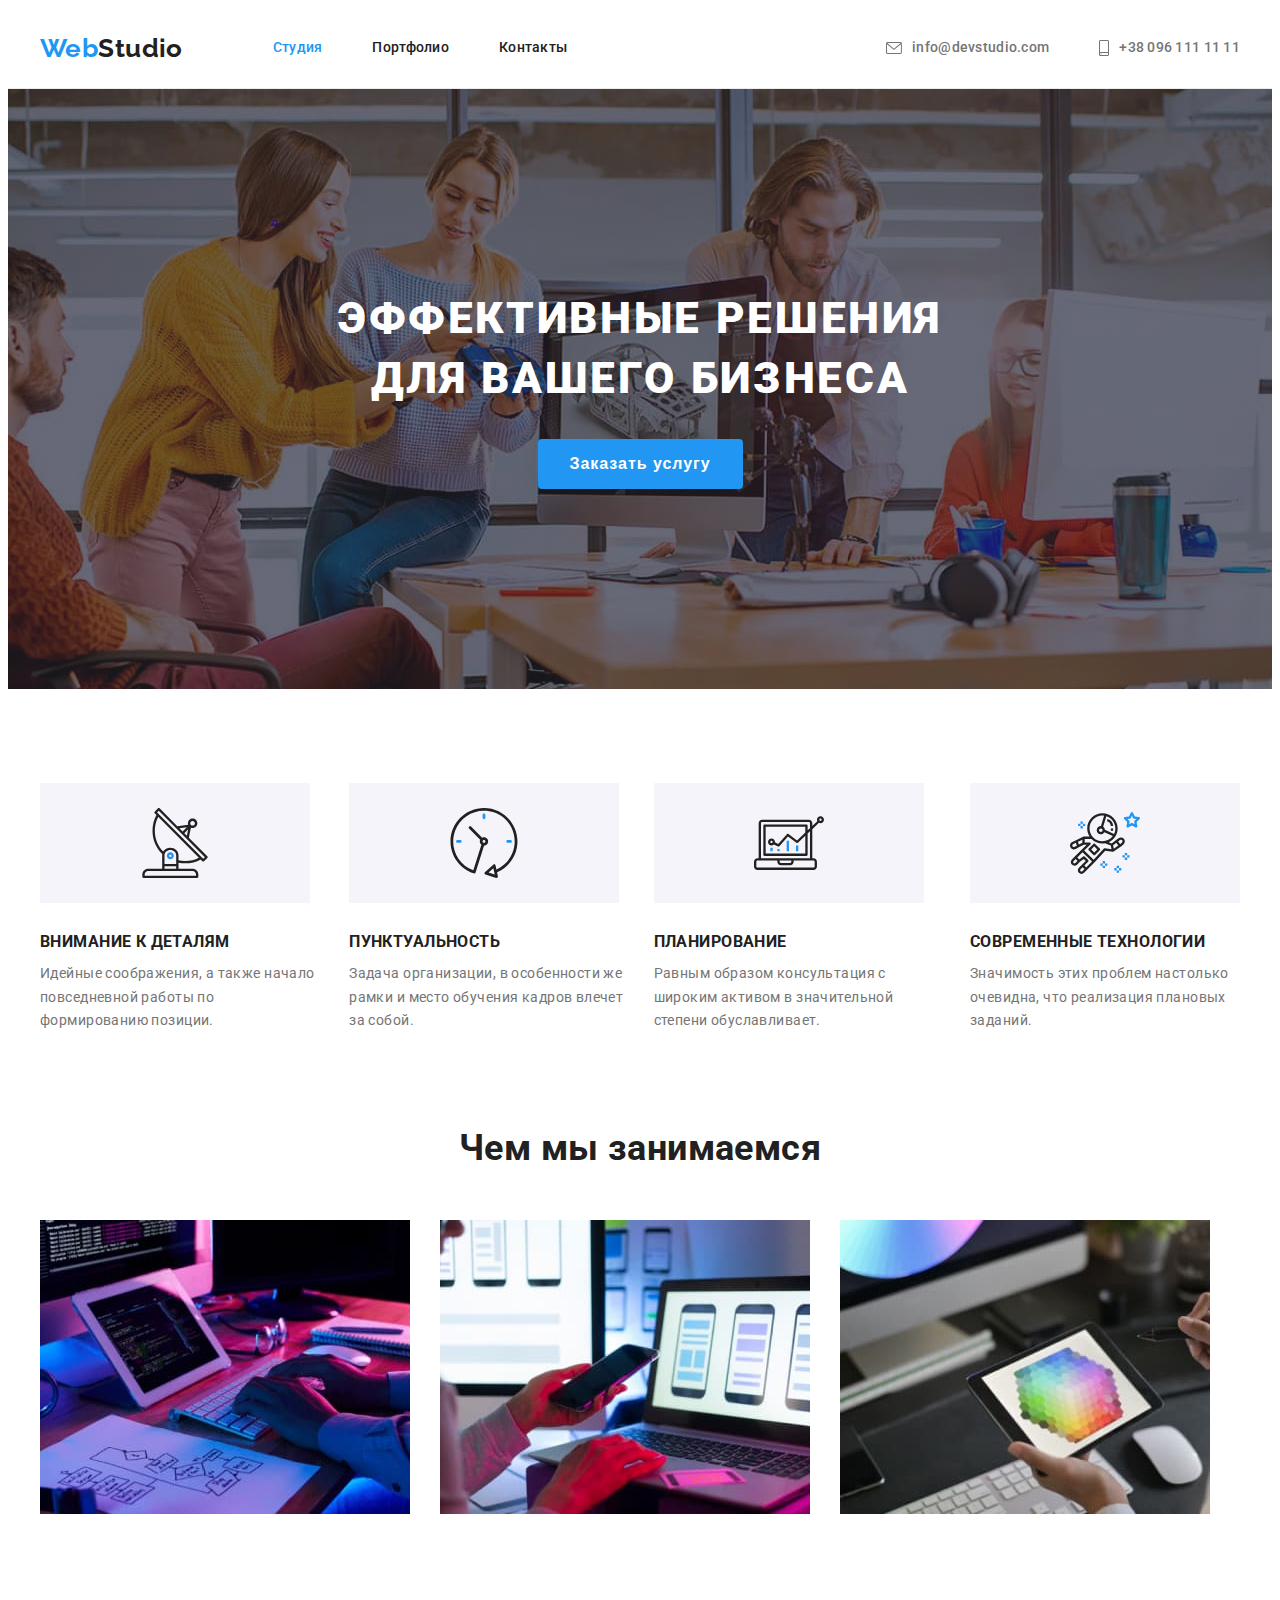
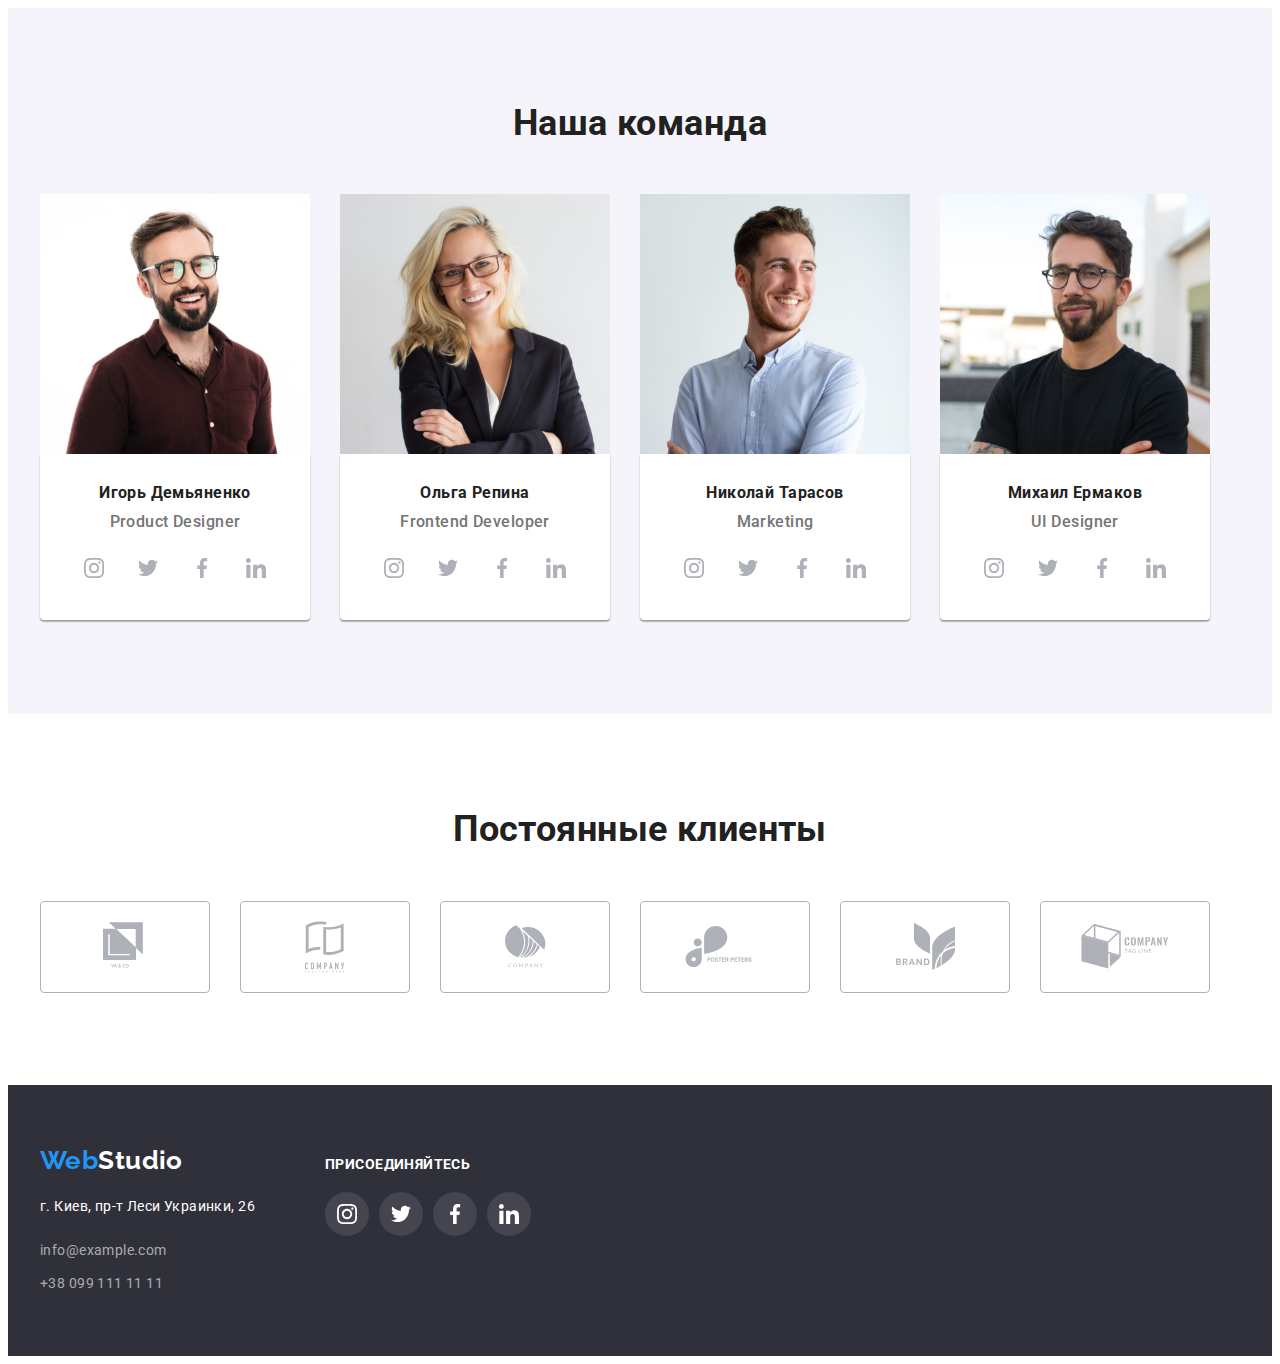
<file: index.html>
<!DOCTYPE html>
<html lang="ru">
  <head>
    <meta charset="UTF-8" />
    <meta name="viewport" content="width=device-width, initial-scale=1.0" />
    <title>Web Studio</title>
    <link rel="preconnect" href="https://fonts.gstatic.com" />
    <link
      href="https://fonts.googleapis.com/css2?family=Raleway:wght@700&family=Roboto:wght@400;500;700;900&display=swap"
      rel="stylesheet"
    />
    <link
      rel="stylesheet"
      href="https://cdnjs.cloudflare.com/ajax/libs/modern-normalize/1.0.0/modern-normalize.min.css"
      integrity="sha512-ISS7cAi1PEhQ8jnbJpJZMd29NlhNj4AWYyLOSp2CE/CsHxTCu+r+t0D2yoJudVrd0/8fTVPUVDzY5Tvli75u/g=="
      crossorigin="anonymous"
    />
    <link rel="stylesheet" href="./css/main.css" />
  </head>
  <body>
    <header class="header">
      <div class="container">
        <nav class="main-nav">
          <a href="" class="logo"><span class="logo-title">Web</span>Studio</a>
          <ul class="site-nav">
            <li class="item">
              <a href="./index.html" class="link active-link">Студия</a>
            </li>
            <li class="item">
              <a href="./portfolio.html" class="link">Портфолио</a>
            </li>
            <li class="item"><a href="" class="link">Контакты</a></li>
          </ul>

          <ul class="header-contacts">
            <li class="item link-svg">
              <a href="mailto:info@devstudio.com" class="link">
                <svg class="header-envelope" width="16" height="12">
                  <use
                    href="./svgimgopt/symbol-defs.svg#icon-envelope-hover"
                  ></use>
                </svg>
                info@devstudio.com</a
              >
            </li>
            <li class="item link-svg">
              <a href="tel:+380961111111" class="link"
                ><svg class="header-phone" width="10" height="16">
                  <use href="./svgimgopt/symbol-defs.svg#icon-smartphone"></use>
                </svg>
                +38 096 111 11 11
              </a>
            </li>
          </ul>
        </nav>
      </div>
    </header>

    <main>
      <!-- slider Section + button -->
      <div class="overlay">
        <section class="slider">
          <div class="container">
            <div class="hero-page">
              <h1 class="title">Эффективные решения для вашего бизнеса</h1>
              <button type="button" class="button">Заказать услугу</button>
            </div>
          </div>
        </section>
      </div>

      <!-- Особенности -->
      <div class="container">
        <section class="all-features">
          <h2 class="visually-hidden">Особенности</h2>

          <ul class="features-flex">
            <li class="padding-text">
              <div class="icons-features">
                <svg class="svg-features">
                  <use href="./svgimgopt/symbol-defs.svg#icon-antenna-1"></use>
                </svg>
              </div>
              <h3 class="head">Внимание к деталям</h3>
              <p class="lower-head">
                Идейные соображения, а также начало повседневной работы по
                формированию позиции.
              </p>
            </li>
            <li class="padding-text">
              <div class="icons-features">
                <svg class="svg-features">
                  <use href="./svgimgopt/symbol-defs.svg#icon-clock-1-1"></use>
                </svg>
              </div>
              <h3 class="head">Пунктуальность</h3>
              <p class="lower-head">
                Задача организации, в особенности же рамки и место обучения
                кадров влечет за собой.
              </p>
            </li>
            <li class="padding-text">
              <div class="icons-features">
                <svg class="svg-features">
                  <use href="./svgimgopt/symbol-defs.svg#icon-diagram-1"></use>
                </svg>
              </div>
              <h3 class="head">Планирование</h3>
              <p class="lower-head">
                Равным образом консультация с широким активом в значительной
                степени обуславливает.
              </p>
            </li>
            <li class="padding-text">
              <div class="icons-features">
                <svg class="svg-features">
                  <use
                    href="./svgimgopt/symbol-defs.svg#icon-astronaut-1-1"
                  ></use>
                </svg>
              </div>
              <h3 class="head">Современные технологии</h3>
              <p class="lower-head">
                Значимость этих проблем настолько очевидна, что реализация
                плановых заданий.
              </p>
            </li>
          </ul>
        </section>
      </div>
      <!-- чем мы занимаемся -->
      <div class="container">
        <section class="thumbs-container">
          <h2 class="thumbs">Чем мы занимаемся</h2>
          <ul class="thumbs-flex">
            <li class="thumbs-padding">
              <img src="./images/programer.jpg" alt="programmer" width="370" />
            </li>
            <li class="thumbs-padding">
              <img src="./images/mobile.jpg" alt="mobile" width="370" />
            </li>
            <li class="thumbs-padding">
              <img src="./images/editing.jpg" alt="editing" width="370" />
            </li>
          </ul>
        </section>
      </div>
      <!-- наша команда -->

      <section class="card">
        <div class="container">
          <h2 class="head">Наша команда</h2>
          <ul class="head-flex">
            <li class="head-margin">
              <img
                src="./images/demianenko.jpg"
                alt="igordemianenko"
                width="270"
              />
              <div class="cardbg">
                <h3 class="name">Игорь Демьяненко</h3>
                <p class="lower-job">Product Designer</p>
                <div class="social-container">
                  <ul class="social-list">
                    <li class="">
                      <a href="" class="hover-svg" aria-label="Instagram">
                        <svg class="svg-social">
                          <use
                            href="./svgimgopt/symbol-defs.svg#icon-instagram-2"
                          ></use>
                        </svg>
                      </a>
                    </li>
                    <li>
                      <a href="" class="hover-svg" aria-label="Twitter">
                        <svg class="svg-social">
                          <use
                            href="./svgimgopt/symbol-defs.svg#icon-twitter-1"
                          ></use>
                        </svg>
                      </a>
                    </li>
                    <li>
                      <a href="" class="hover-svg">
                        <svg class="svg-social">
                          <use
                            href="./svgimgopt/symbol-defs.svg#icon-facebook-1"
                          ></use>
                        </svg>
                      </a>
                    </li>
                    <li>
                      <a href="" class="hover-svg">
                        <svg class="svg-social">
                          <use
                            href="./svgimgopt/symbol-defs.svg#icon-linkedin-1"
                          ></use>
                        </svg>
                      </a>
                    </li>
                  </ul>
                </div>
              </div>
            </li>
            <li class="head-margin">
              <img src="./images/repina.jpg" alt="olgarepina" width="270" />
              <div class="cardbg">
                <h3 class="name">Ольга Репина</h3>
                <p class="lower-job">Frontend Developer</p>
                <div class="social-container">
                  <ul class="social-list">
                    <li>
                      <a href="" class="hover-svg">
                        <svg class="svg-social">
                          <use
                            href="./svgimgopt/symbol-defs.svg#icon-instagram-2"
                          ></use>
                        </svg>
                      </a>
                    </li>
                    <li>
                      <a href="" class="hover-svg">
                        <svg class="svg-social">
                          <use
                            href="./svgimgopt/symbol-defs.svg#icon-twitter-1"
                          ></use>
                        </svg>
                      </a>
                    </li>
                    <li>
                      <a href="" class="hover-svg">
                        <svg class="svg-social">
                          <use
                            href="./svgimgopt/symbol-defs.svg#icon-facebook-1"
                          ></use>
                        </svg>
                      </a>
                    </li>
                    <li>
                      <a href="" class="hover-svg">
                        <svg class="svg-social">
                          <use
                            href="./svgimgopt/symbol-defs.svg#icon-linkedin-1"
                          ></use>
                        </svg>
                      </a>
                    </li>
                  </ul>
                </div>
              </div>
            </li>
            <li class="head-margin">
              <img
                src="./images/tarasov.jpg"
                alt="nikolaytarasov"
                width="270"
              />
              <div class="cardbg">
                <h3 class="name">Николай Тарасов</h3>
                <p class="lower-job">Marketing</p>
                <div class="social-container">
                  <ul class="social-list">
                    <li>
                      <a href="" class="hover-svg">
                        <svg class="svg-social">
                          <use
                            href="./svgimgopt/symbol-defs.svg#icon-instagram-2"
                          ></use>
                        </svg>
                      </a>
                    </li>
                    <li>
                      <a href="" class="hover-svg">
                        <svg class="svg-social">
                          <use
                            href="./svgimgopt/symbol-defs.svg#icon-twitter-1"
                          ></use>
                        </svg>
                      </a>
                    </li>
                    <li>
                      <a href="" class="hover-svg">
                        <svg class="svg-social">
                          <use
                            href="./svgimgopt/symbol-defs.svg#icon-facebook-1"
                          ></use>
                        </svg>
                      </a>
                    </li>
                    <li>
                      <a href="" class="hover-svg">
                        <svg class="svg-social">
                          <use
                            href="./svgimgopt/symbol-defs.svg#icon-linkedin-1"
                          ></use>
                        </svg>
                      </a>
                    </li>
                  </ul>
                </div>
              </div>
            </li>
            <li class="head-margin">
              <img
                src="./images/ermakov.jpg"
                alt="mikhailermakov"
                width="270"
              />
              <div class="cardbg">
                <h3 class="name">Михаил Ермаков</h3>
                <p class="lower-job">UI Designer</p>
                <div class="social-container">
                  <ul class="social-list">
                    <li>
                      <a href="" class="hover-svg">
                        <svg class="svg-social">
                          <use
                            href="./svgimgopt/symbol-defs.svg#icon-instagram-2"
                          ></use>
                        </svg>
                      </a>
                    </li>
                    <li>
                      <a href="" class="hover-svg">
                        <svg class="svg-social">
                          <use
                            href="./svgimgopt/symbol-defs.svg#icon-twitter-1"
                          ></use>
                        </svg>
                      </a>
                    </li>
                    <li>
                      <a href="" class="hover-svg">
                        <svg class="svg-social">
                          <use
                            href="./svgimgopt/symbol-defs.svg#icon-facebook-1"
                          ></use>
                        </svg>
                      </a>
                    </li>
                    <li>
                      <a href="" class="hover-svg">
                        <svg class="svg-social">
                          <use
                            href="./svgimgopt/symbol-defs.svg#icon-linkedin-1"
                          ></use>
                        </svg>
                      </a>
                    </li>
                  </ul>
                </div>
              </div>
            </li>
          </ul>
        </div>
      </section>
      <!-- Постоянные клиенты -->
      <section class="regular-costumers">
        <div class="container">
          <h2 class="costumers">Постоянные клиенты</h2>
          <ul class="companies">
            <li>
              <a href="" class="hover-companies">
                <svg class="company" width="44" height="49">
                  <use href="./svgimgopt/symbol-defs.svg#icon-logo-1"></use>
                </svg>
              </a>
            </li>
            <li>
              <a href="" class="hover-companies">
                <svg class="company" width="40" height="52">
                  <use href="./svgimgopt/symbol-defs.svg#icon-logo-2"></use>
                </svg>
              </a>
            </li>
            <li>
              <a href="" class="hover-companies">
                <svg class="company" width="41" height="43">
                  <use href="./svgimgopt/symbol-defs.svg#icon-logo-3"></use>
                </svg>
              </a>
            </li>
            <li>
              <a href="" class="hover-companies">
                <svg class="company" width="80" height="42">
                  <use href="./svgimgopt/symbol-defs.svg#icon-logo-4"></use>
                </svg>
              </a>
            </li>
            <li>
              <a href="" class="hover-companies">
                <svg class="company" width="59" height="47">
                  <use href="./svgimgopt/symbol-defs.svg#icon-logo-5"></use>
                </svg>
              </a>
            </li>
            <li>
              <a href="" class="hover-companies">
                <svg class="company" width="88" height="45">
                  <use href="./svgimgopt/symbol-defs.svg#icon-logo-6"></use>
                </svg>
              </a>
            </li>
          </ul>
        </div>
      </section>
    </main>
    <!-- Footer -->

    <footer class="footer">
      <div class="container">
        <div class="footer-flex">
          <div class="footer-content">
            <a href="" class="logo">Web<span>Studio</span></a>

            <address class="address">г. Киев, пр-т Леси Украинки, 26</address>

            <ul class="adress-section">
              <li>
                <a href="mailto:info@example.com" class="link-margin"
                  >info@example.com</a
                >
              </li>
              <li>
                <a href="tel:+380991111111" class="link">+38 099 111 11 11</a>
              </li>
            </ul>
          </div>
          <div class="footer-socials">
            <p class="join-text">присоединяйтесь</p>
            <ul class="social-list">
              <li>
                <a href="" class="footer-social">
                  <svg class="svg-footer">
                    <use
                      href="./svgimgopt/symbol-defs.svg#icon-instagram-2"
                    ></use>
                  </svg>
                </a>
              </li>
              <li>
                <a href="" class="footer-social"
                  ><svg class="svg-footer">
                    <use
                      href="./svgimgopt/symbol-defs.svg#icon-twitter-1"
                    ></use>
                  </svg>
                </a>
              </li>
              <li>
                <a href="" class="footer-social"
                  ><svg class="svg-footer">
                    <use
                      href="./svgimgopt/symbol-defs.svg#icon-facebook-1"
                    ></use>
                  </svg>
                </a>
              </li>
              <li>
                <a href="" class="footer-social"
                  ><svg class="svg-footer">
                    <use
                      href="./svgimgopt/symbol-defs.svg#icon-linkedin-1"
                    ></use>
                  </svg>
                </a>
              </li>
            </ul>
          </div>
        </div>
      </div>
    </footer>
  </body>
</html>
</file>
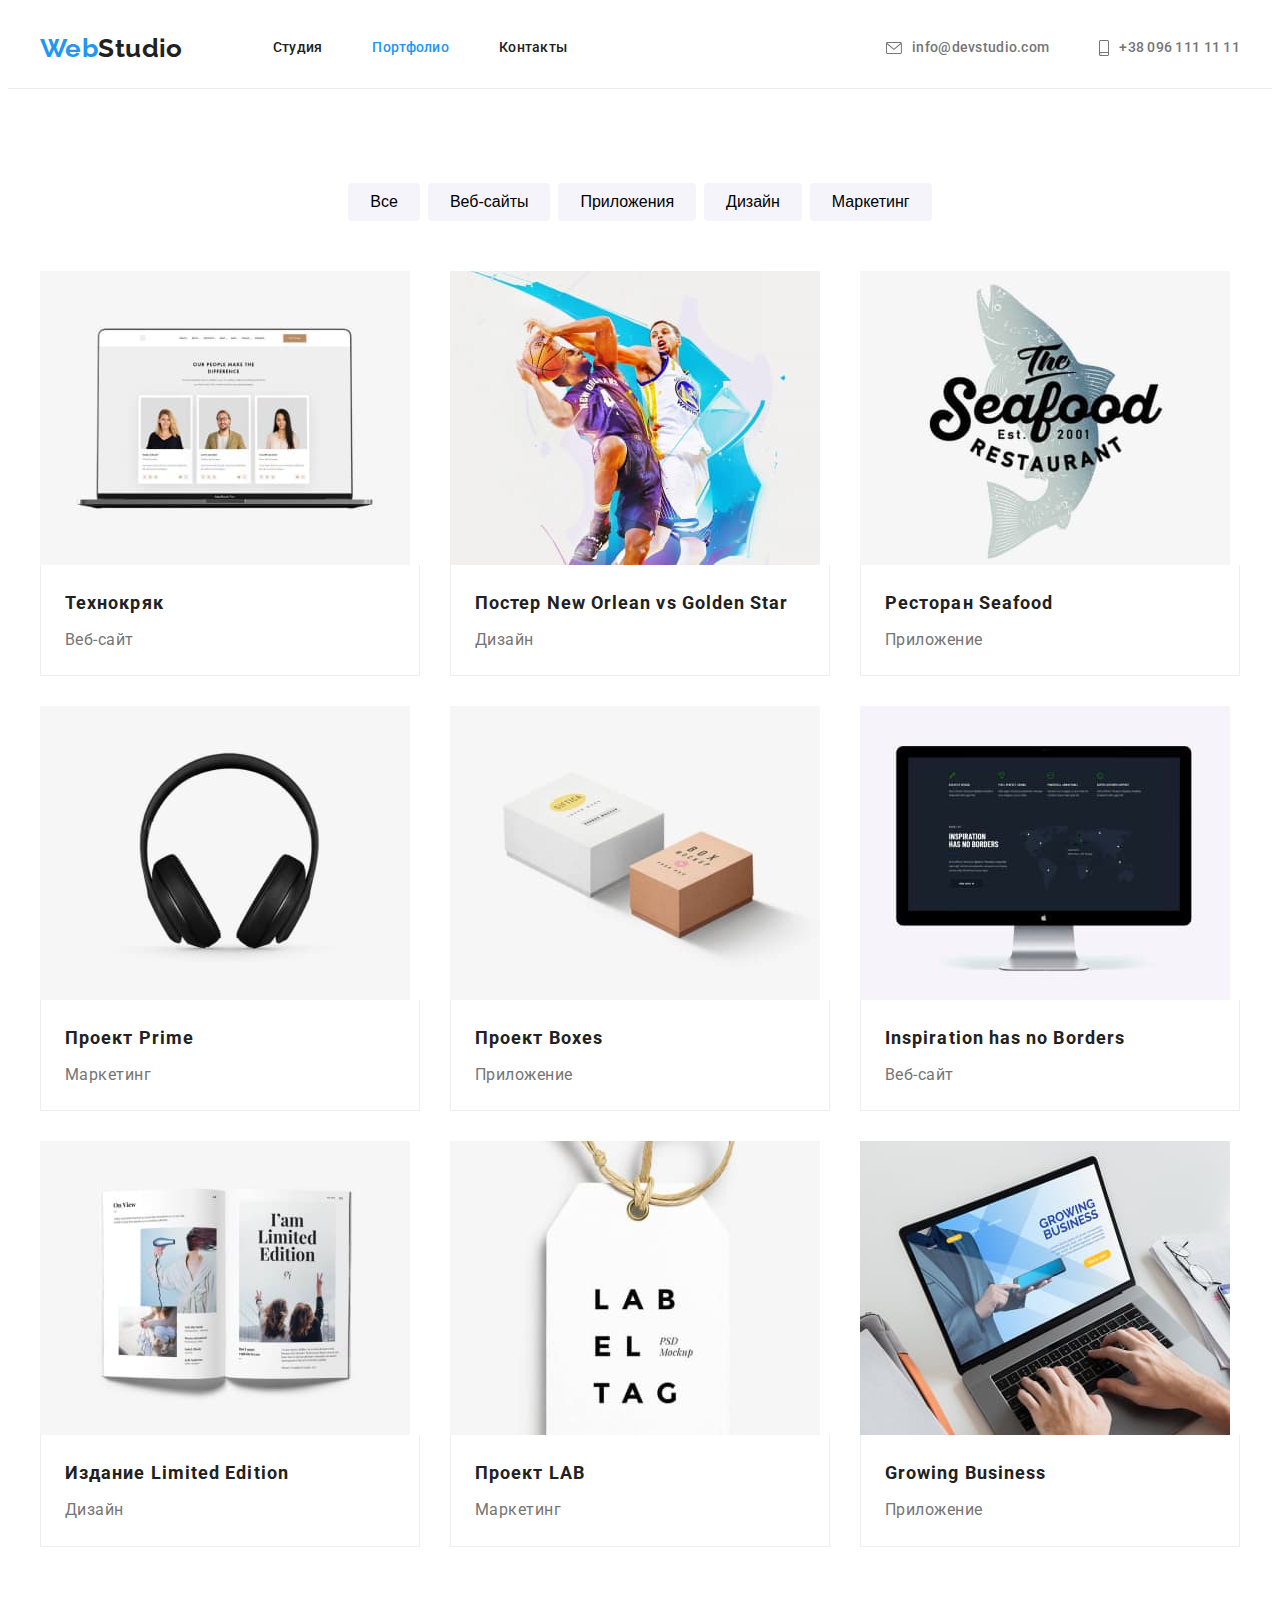
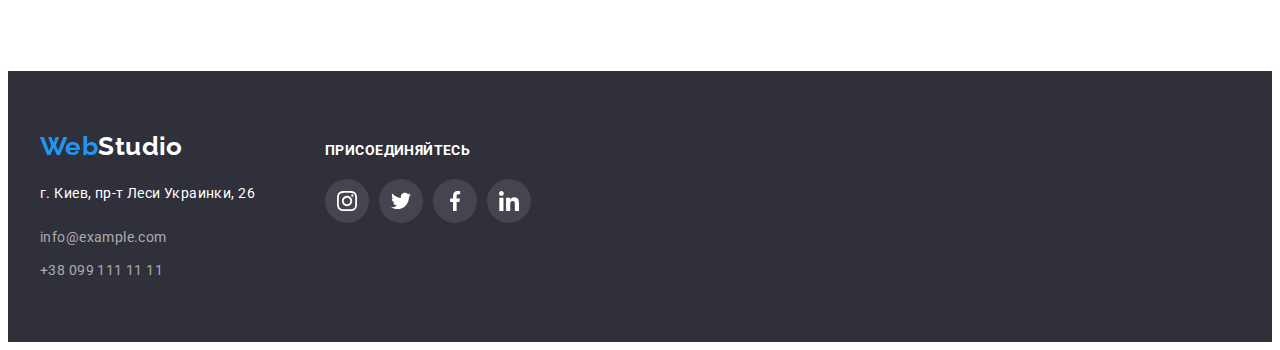
<file: portfolio.html>
<!DOCTYPE html>
<html lang="ru">
  <head>
    <meta charset="UTF-8" />
    <meta name="viewport" content="width=device-width, initial-scale=1.0" />
    <title>Portfolio</title>
    <link rel="preconnect" href="https://fonts.gstatic.com" />
    <link
      href="https://fonts.googleapis.com/css2?family=Raleway:wght@700&family=Roboto:wght@400;500;700;900&display=swap"
      rel="stylesheet"
    />
    <link
      rel="stylesheet"
      href="https://cdnjs.cloudflare.com/ajax/libs/modern-normalize/1.0.0/modern-normalize.min.css"
      integrity="sha512-ISS7cAi1PEhQ8jnbJpJZMd29NlhNj4AWYyLOSp2CE/CsHxTCu+r+t0D2yoJudVrd0/8fTVPUVDzY5Tvli75u/g=="
      crossorigin="anonymous"
    />
    <link rel="stylesheet" href="./css/main.css" />
  </head>
  <body>
    <header class="header">
      <div class="container">
        <nav class="main-nav">
          <a href="" class="logo"><span class="logo-title">Web</span>Studio</a>
          <ul class="site-nav">
            <li class="item">
              <a href="./index.html" class="link">Студия</a>
            </li>
            <li class="item">
              <a href="./portfolio.html" class="link active-link">Портфолио</a>
            </li>
            <li class="item"><a href="" class="link">Контакты</a></li>
          </ul>

          <ul class="header-contacts">
            <li class="item link-svg">
              <a href="mailto:info@devstudio.com" class="link">
                <svg class="header-envelope" width="16" height="12">
                  <use
                    href="./svgimgopt/symbol-defs.svg#icon-envelope-hover"
                  ></use>
                </svg>
                info@devstudio.com</a
              >
            </li>
            <li class="item link-svg">
              <a href="tel:+380961111111" class="link"
                ><svg class="header-phone" width="10" height="16">
                  <use href="./svgimgopt/symbol-defs.svg#icon-smartphone"></use>
                </svg>
                +38 096 111 11 11
              </a>
            </li>
          </ul>
        </nav>
      </div>
    </header>

    <main>
      <div class="container">
        <section class="benefits">
          <h1 class="visually-hidden">Портфолио</h1>
          <ul class="btn-margin">
            <li class="item">
              <button type="button" class="btn">Все</button>
            </li>
            <li class="item">
              <button type="button" class="btn">Веб-сайты</button>
            </li>
            <li class="item">
              <button type="button" class="btn">Приложения</button>
            </li>
            <li class="item">
              <button type="button" class="btn">Дизайн</button>
            </li>
            <li class="item">
              <button type="button" class="btn">Маркетинг</button>
            </li>
          </ul>
          <ul class="main-filters">
            <li class="filters">
              <a href="" class="hover-link">
                <img src="./images/techno.jpg" alt="Технокряк" width="370" />
                <div class="inner-text">
                  <h3 class="name">Технокряк</h3>
                  <p class="lower-name">Веб-сайт</p>
                </div>
              </a>
            </li>
            <li class="filters">
              <a href="" class="hover-link">
                <img
                  src="./images/gs.jpg"
                  alt="Постер New Orlean vs Golden Star"
                  width="370"
                />
                <div class="inner-text">
                  <h3 class="name">Постер New Orlean vs Golden Star</h3>
                  <p class="lower-name">Дизайн</p>
                </div>
              </a>
            </li>
            <li class="filters">
              <a href="" class="hover-link">
                <img
                  src="./images/seafood.jpg"
                  alt="Ресторан Seafood"
                  width="370"
                />
                <div class="inner-text">
                  <h3 class="name">Ресторан Seafood</h3>
                  <p class="lower-name">Приложение</p>
                </div>
              </a>
            </li>
            <li class="filters">
              <a href="" class="hover-link">
                <img src="./images/prime.jpg" alt="Проект Prime" width="370" />
                <div class="inner-text">
                  <h3 class="name">Проект Prime</h3>
                  <p class="lower-name">Маркетинг</p>
                </div>
              </a>
            </li>
            <li class="filters">
              <a href="" class="hover-link">
                <img src="./images/boxes.jpg" alt="Проект Boxes" width="370" />
                <div class="inner-text">
                  <h3 class="name">Проект Boxes</h3>
                  <p class="lower-name">Приложение</p>
                </div>
              </a>
            </li>
            <li class="filters">
              <a href="" class="hover-link">
                <img
                  src="./images/borders.jpg"
                  alt="Inspiration has no Borders"
                  width="370"
                />
                <div class="inner-text">
                  <h3 class="name">Inspiration has no Borders</h3>
                  <p class="lower-name">Веб-сайт</p>
                </div>
              </a>
            </li>
            <li class="filters">
              <a href="" class="hover-link">
                <img
                  src="./images/lm.jpg"
                  alt="Издание Limited Edition"
                  width="370"
                />
                <div class="inner-text">
                  <h3 class="name">Издание Limited Edition</h3>
                  <p class="lower-name">Дизайн</p>
                </div>
              </a>
            </li>
            <li class="filters">
              <a href="" class="hover-link">
                <img src="./images/lab.jpg" alt="Проект LAB" width="370" />
                <div class="inner-text">
                  <h3 class="name">Проект LAB</h3>
                  <p class="lower-name">Маркетинг</p>
                </div>
              </a>
            </li>
            <li class="filters">
              <a href="" class="hover-link">
                <img
                  src="./images/growbus.jpg"
                  alt="Growing Business"
                  width="370"
                />
                <div class="inner-text">
                  <h3 class="name">Growing Business</h3>
                  <p class="lower-name">Приложение</p>
                </div>
              </a>
            </li>
          </ul>
        </section>
      </div>
    </main>
    <footer class="footer">
      <div class="container">
        <div class="footer-flex">
          <div class="footer-content">
            <a href="" class="logo">Web<span>Studio</span></a>

            <address class="address">г. Киев, пр-т Леси Украинки, 26</address>

            <ul class="adress-section">
              <li>
                <a href="mailto:info@example.com" class="link-margin"
                  >info@example.com</a
                >
              </li>
              <li>
                <a href="tel:+380991111111" class="link">+38 099 111 11 11</a>
              </li>
            </ul>
          </div>
          <div class="footer-socials">
            <p class="join-text">присоединяйтесь</p>
            <ul class="social-list">
              <li>
                <a href="" class="footer-social">
                  <svg class="svg-footer">
                    <use
                      href="./svgimgopt/symbol-defs.svg#icon-instagram-2"
                    ></use>
                  </svg>
                </a>
              </li>
              <li>
                <a href="" class="footer-social"
                  ><svg class="svg-footer">
                    <use
                      href="./svgimgopt/symbol-defs.svg#icon-twitter-1"
                    ></use>
                  </svg>
                </a>
              </li>
              <li>
                <a href="" class="footer-social"
                  ><svg class="svg-footer">
                    <use
                      href="./svgimgopt/symbol-defs.svg#icon-facebook-1"
                    ></use>
                  </svg>
                </a>
              </li>
              <li>
                <a href="" class="footer-social"
                  ><svg class="svg-footer">
                    <use
                      href="./svgimgopt/symbol-defs.svg#icon-linkedin-1"
                    ></use>
                  </svg>
                </a>
              </li>
            </ul>
          </div>
        </div>
      </div>
    </footer>
  </body>
</html>
</file>
<file: css/main.css>
/* цвет основоного текста #212121 */
/*  цвет доп текста #757575 */
/* акцент #2196F3 */
/* background color white #FFFFFF */
/* background color lightgrey(main) #E5E5E5 */
/* background color darkgrey #F5F4FA */
/* background color for footer and hero section #2F303A */

:root {
  --main-text-color: #212121;
  --additional-text-color: #757575;
  --accent-text-color: #2196f3;
  --main-backgroung-color: #e5e5e5;
  --white-background-color: #ffffff;
  --white-font-color: #ffffff;
  --darkgrey-background-color: #f5f4fa;
  --fh-background-color: #2f303a;
  --footer-link-color: rgba(255, 255, 255, 0.6);
  --portfolio-border-color: rgba(238, 238, 238, 1);
  --slider-bg-color: #c4c4c4;
  --features-svg-bgc-color: #f5f4fa;
  --hover-social-bcg-color: #2196f3;
  --hover-letter-bcg-color: #fff;
  --social-letter-main-color: rgba(175, 177, 184, 1);
  --regularcostumers-svg-color: #afb1b8;
  --footer-svg-bcg-color: rgba(255, 255, 255, 0.1);
}

body {
  font-family: Roboto, sans-serif;
  background-color: var(--white-background-color);
  color: var(--main-text-color);
  font-weight: 500;
  font-size: 14px;
  letter-spacing: 0.03em;
}

img {
  display: block;
  max-width: 100%;
  height: auto;
}

a {
  text-decoration: none;
}

li {
  list-style: none;
}

ul,
p {
  margin-top: 0;
  margin-bottom: 0;
}

.header {
  border-bottom: solid 1px rgba(236, 236, 236, 1);
}

.main-nav {
  display: flex;
  align-items: center;
}

.site-nav {
  display: flex;
  margin-left: 90px;
}

.site-nav .item:not(:last-child) {
  margin-right: 50px;
}

.logo {
  color: var(--main-text-color);
  font-family: Raleway, sans-serif;
  font-weight: 700;
  font-size: 26px;
  line-height: 1.19;
}

.logo-title {
  color: var(--accent-text-color);
}

.site-nav,
.header-contacts {
  line-height: 1.14;
  letter-spacing: 0.02em;
  padding-left: 0;
}

.header-contacts .link-svg {
  color: rgba(117, 117, 117, 1);
}

.header-phone,
.header-envelope {
  fill: currentColor;
  margin-right: 10px;
}

.header-contacts {
  display: flex;
  margin-left: auto;
}

.link-svg > .link {
  display: flex;
  /* justify-content: center; */
  align-items: center;
}

.header-contacts .item + .item {
  margin-left: 50px;
}

.site-nav .link {
  display: block;
  padding-top: 32px;
  padding-bottom: 32px;

  color: var(--main-text-color);
}

.site-nav .link:hover,
.site-nav .link:focus {
  color: var(--accent-text-color);
}

.site-nav .active-link {
  color: var(--accent-text-color);
}

.header-contacts .link {
  color: var(--additional-text-color);
}

.header-contacts .link:hover,
.header-contacts .link:focus {
  color: var(--accent-text-color);
}

.hero-page {
  width: 696px;
  text-align: center;
  margin-left: auto;
  margin-right: auto;
}

.hero-page .title {
  margin-top: 0;
  margin-bottom: 30px;
  color: var(--white-background-color);
  font-style: normal;
  font-weight: 900;
  font-size: 44px;
  line-height: 1.36;
  letter-spacing: 0.06em;
  text-transform: uppercase;
}

.slider .title {
  margin: 0;
}

.slider {
  padding-top: 200px;
  padding-bottom: 200px;
}

.slider .button {
  margin-top: 30px;
  padding: 10px 32px;
  cursor: pointer;
}

/* slider section  */
.overlay {
  height: 600px;
  max-width: 1600px;
  margin-left: auto;
  margin-right: auto;
  background-position: center;
  background-size: cover;
  background-image: linear-gradient(
      to right,
      rgba(54, 56, 67, 0.4),
      rgba(54, 56, 67, 0.4)
    ),
    url('../images/background-images/main-img.jpg');
  background-color: var(--slider-bg-color);
}

/* button */

.button {
  color: var(--white-background-color);
  background-color: var(--accent-text-color);
  font-weight: 700;
  font-size: 16px;
  line-height: 1.88;
  text-align: center;
  letter-spacing: 0.06em;
  border: none;
  border-radius: 4px;
}

/* особенности */

.all-features {
  padding-top: 94px;
  padding-bottom: 94px;
}

.features-flex {
  display: flex;
  padding: 0;
}

.padding-text {
  margin-right: 30px;
}

.padding-text:last-child {
  margin-right: 0;
}

.all-features .visually-hidden {
  position: absolute;
  clip: rect(0 0 0 0);
  width: 1px;
  height: 1px;
  margin: -1px;
}

.all-features .head {
  text-transform: uppercase;
  font-weight: 700;
  line-height: 1.14;
  margin-top: 0;
  margin-bottom: 10px;
}

.all-features .lower-head {
  color: var(--additional-text-color);
  font-weight: 400;
  line-height: 1.71;
}

.icons-features {
  display: flex;
  margin-bottom: 30px;
  justify-content: center;
  align-items: center;
  width: 270px;
  height: 120px;
  background-color: var(--features-svg-bgc-color);
}

.svg-features {
  width: 70px;
  height: 70px;
}

/* чем мы занимаемся */

.thumbs-container {
  padding-bottom: 94px;
}

.thumbs,
.card .head {
  font-weight: 700;
  font-size: 36px;
  line-height: 1.17;
  text-align: center;
  margin-top: 0;
  margin-bottom: 50px;
}

.thumbs-flex {
  display: flex;
  padding: 0;
}

.thumbs-padding {
  margin-right: 30px;
}

.thumbs-padding:last-child {
  margin-right: 0;
}

/* наша команда */

.head-flex {
  display: flex;
  padding: 0;
}

.head-margin {
  margin-right: 30px;
  text-align: center;
}

.head-margin:last-child {
  margin-right: 0;
}

.card {
  background-color: var(--darkgrey-background-color);
  padding-top: 94px;
  padding-bottom: 94px;
}

.card .name {
  margin-top: 0;
  padding-top: 30px;
  margin-bottom: 10px;
}

.card .head {
  margin-bottom: 50px;
}

.card .name,
.card .lower-job {
  font-size: 16px;
  line-height: 1.18;
}

.card .cardbg {
  margin-top: 0;

  background: var(--white-background-color);
  box-shadow: 0px 1px 3px rgba(0, 0, 0, 0.12), 0px 1px 1px rgba(0, 0, 0, 0.14),
    0px 2px 1px rgba(0, 0, 0, 0.2);
  border-radius: 0px 0px 4px 4px;
}

.card .lower-job {
  color: var(--additional-text-color);
  font-size: 16px;
  margin-bottom: 15px;
}

.card-container {
  margin-bottom: 94px;
}

.social-container {
  padding-bottom: 30px;
}

.social-list > li {
  display: flex;
  width: 44px;
  height: 44px;
  margin-right: 10px;
  justify-content: center;
  align-items: center;
}

.social-list > li:last-child {
  margin-right: 0;
}

.social-list {
  display: flex;
  justify-content: center;
  align-items: center;
  padding: 0;
}

.svg-social {
  width: 20px;
  height: 20px;
  /* fill: var(--social-letter-main-color); */
}

.hover-svg {
  display: flex;
  justify-content: center;
  align-items: center;
  border-radius: 50%;
  height: 100%;
  width: 100%;
  fill: var(--social-letter-main-color);
  background-color: var(--hover-letter-bcg-color);
}

.hover-svg:hover,
.hover-svg:focus {
  background-color: var(--hover-social-bcg-color);
  fill: var(--hover-letter-bcg-color);
}

/* постоянные клиенты */

.regular-costumers .costumers {
  font-weight: 700;
  font-size: 36px;
  line-height: 1.17;
  text-align: center;
  margin: 0;
  padding-top: 94px;
  padding-bottom: 50px;
}

.regular-costumers .companies {
  padding-bottom: 94px;
  padding-left: 0;
}

.companies {
  display: flex;
}

.regular-costumers .companies > li:last-child {
  margin-right: 0;
}

.companies > li {
  display: flex;
  width: 170px;
  height: 90px;
  margin-right: 30px;
}

.companies .hover-companies {
  display: flex;
  justify-content: center;
  align-items: center;
  height: 100%;
  width: 100%;
  border: 1px solid #afb1b8;
  border-radius: 4px;
  fill: var(--regularcostumers-svg-color);
}

.companies .hover-companies:focus,
.companies .hover-companies:hover {
  border-color: var(--accent-text-color);
  fill: var(--accent-text-color);
}

/* footer */

.footer {
  background-color: var(--fh-background-color);
  padding-top: 60px;
  padding-bottom: 60px;
}

.footer .logo {
  color: var(--accent-text-color);
  font-family: Raleway, sans-serif;
  font-weight: 700;
  font-size: 26px;
  line-height: 1.19;
  display: inline-block;
  margin-bottom: 20px;
}

.footer span {
  color: var(--white-background-color);
}

.footer .link-margin {
  display: inline-block;
  margin-bottom: 9px;
  color: var(--footer-link-color);
  font-weight: 400;
  font-size: 14px;
  line-height: 1.71;
}

.footer .link {
  display: inline-block;
  color: var(--footer-link-color);
  font-weight: 400;
  font-size: 14px;
  line-height: 1.71;
}

.footer .address {
  font-style: normal;
  font-weight: 400;
  font-size: 14px;
  line-height: 1.71;
  color: var(--white-font-color);
  margin-bottom: 20px;
}

.footer .adress-section {
  padding: 0;
  margin-bottom: 0;
}

/* контейнер join */

.footer-flex {
  display: flex;
  align-items: baseline;
}

.footer .footer-socials {
  margin-left: 70px;
}

.footer-socials .join-text {
  font-weight: 700;
  line-height: 1.14;
  text-transform: uppercase;
  color: var(--white-font-color);
  margin-bottom: 20px;
}

.footer-socials .social-list > li {
  display: flex;
  width: 44px;
  height: 44px;
  margin-right: 10px;
}

.footer-socials .social-list > li:last-child {
  margin-right: 0;
}

.footer-social {
  display: flex;
  justify-content: center;
  align-items: center;
  background: var(--footer-svg-bcg-color);
  fill: var(--white-background-color);
  height: 100%;
  width: 100%;
  border: none;
  border-radius: 50%;
}

.footer-social:hover,
.footer-social:focus {
  background-color: var(--hover-social-bcg-color);
}

.svg-footer {
  width: 20px;
  height: 20px;
}

/* portfolio styles */

.header-margin {
  margin-bottom: 94px;
}

.benefits .visually-hidden {
  position: absolute;
  clip: rect(0 0 0 0);
  width: 1px;
  height: 1px;
  margin: -1px;
}

.benefits {
  background-color: var(--white-background-color);
  padding-top: 94px;
  padding-bottom: 94px;
}

.benefits .btn-margin {
  display: flex;
  justify-content: center;
  margin-bottom: 34px;
  padding: 0;
  margin-bottom: 50px;
}

.benefits .btn {
  background-color: var(--darkgrey-background-color);
  border: none;
  border-radius: 4px;
  font-size: 16px;
  line-height: 1.6;
  text-align: center;
  font-weight: 500;
  padding: 6px 22px;
  cursor: pointer;
}

.benefits .item:not(:last-child) {
  margin-right: 8px;
}

.benefits .btn:hover,
.benefits .btn:focus {
  background-color: var(--accent-text-color);
  color: var(--white-background-color);
  box-shadow: 0px 3px 1px rgba(0, 0, 0, 0.1), 0px 1px 2px rgba(0, 0, 0, 0.08),
    0px 2px 2px rgba(0, 0, 0, 0.12);
  border-radius: 4px;
}

.main-filters {
  display: flex;
  flex-wrap: wrap;
  padding: 0;
}

.main-filters .filters {
  width: calc((100% - 60px) / 3);
  margin-right: 30px;
  margin-bottom: 30px;
}

.main-filters .filters:nth-child(3n) {
  margin-right: 0;
}

.benefits .name {
  color: var(--main-text-color);
  font-weight: 700;
  font-size: 18px;
  line-height: 2;
  letter-spacing: 0.06em;
  margin-top: 0;
  margin-bottom: 4px;
}

.benefits .lower-name {
  color: var(--additional-text-color);
  font-weight: 400;
  font-size: 16px;
  line-height: 1.9;
  letter-spacing: 0.03em;
}

.main-filters .inner-text {
  padding: 20px 24px;
  border-left: 1px solid var(--portfolio-border-color);
  border-right: 1px solid var(--portfolio-border-color);
  border-bottom: 1px solid var(--portfolio-border-color);
}

.filters .hover-link {
  display: block;
}

.filters .hover-link:hover,
.filters .hover-link:focus {
  box-shadow: 0px 1px 1px rgba(0, 0, 0, 0.12), 0px 4px 4px rgba(0, 0, 0, 0.06),
    1px 4px 6px rgba(0, 0, 0, 0.16);
}

/* geometry styles */
.container {
  margin-left: auto;
  margin-right: auto;
  width: 1200px;
  padding-left: 15px;
  padding-right: 15px;
  /* outline: solid 1px red; */
}
</file>
